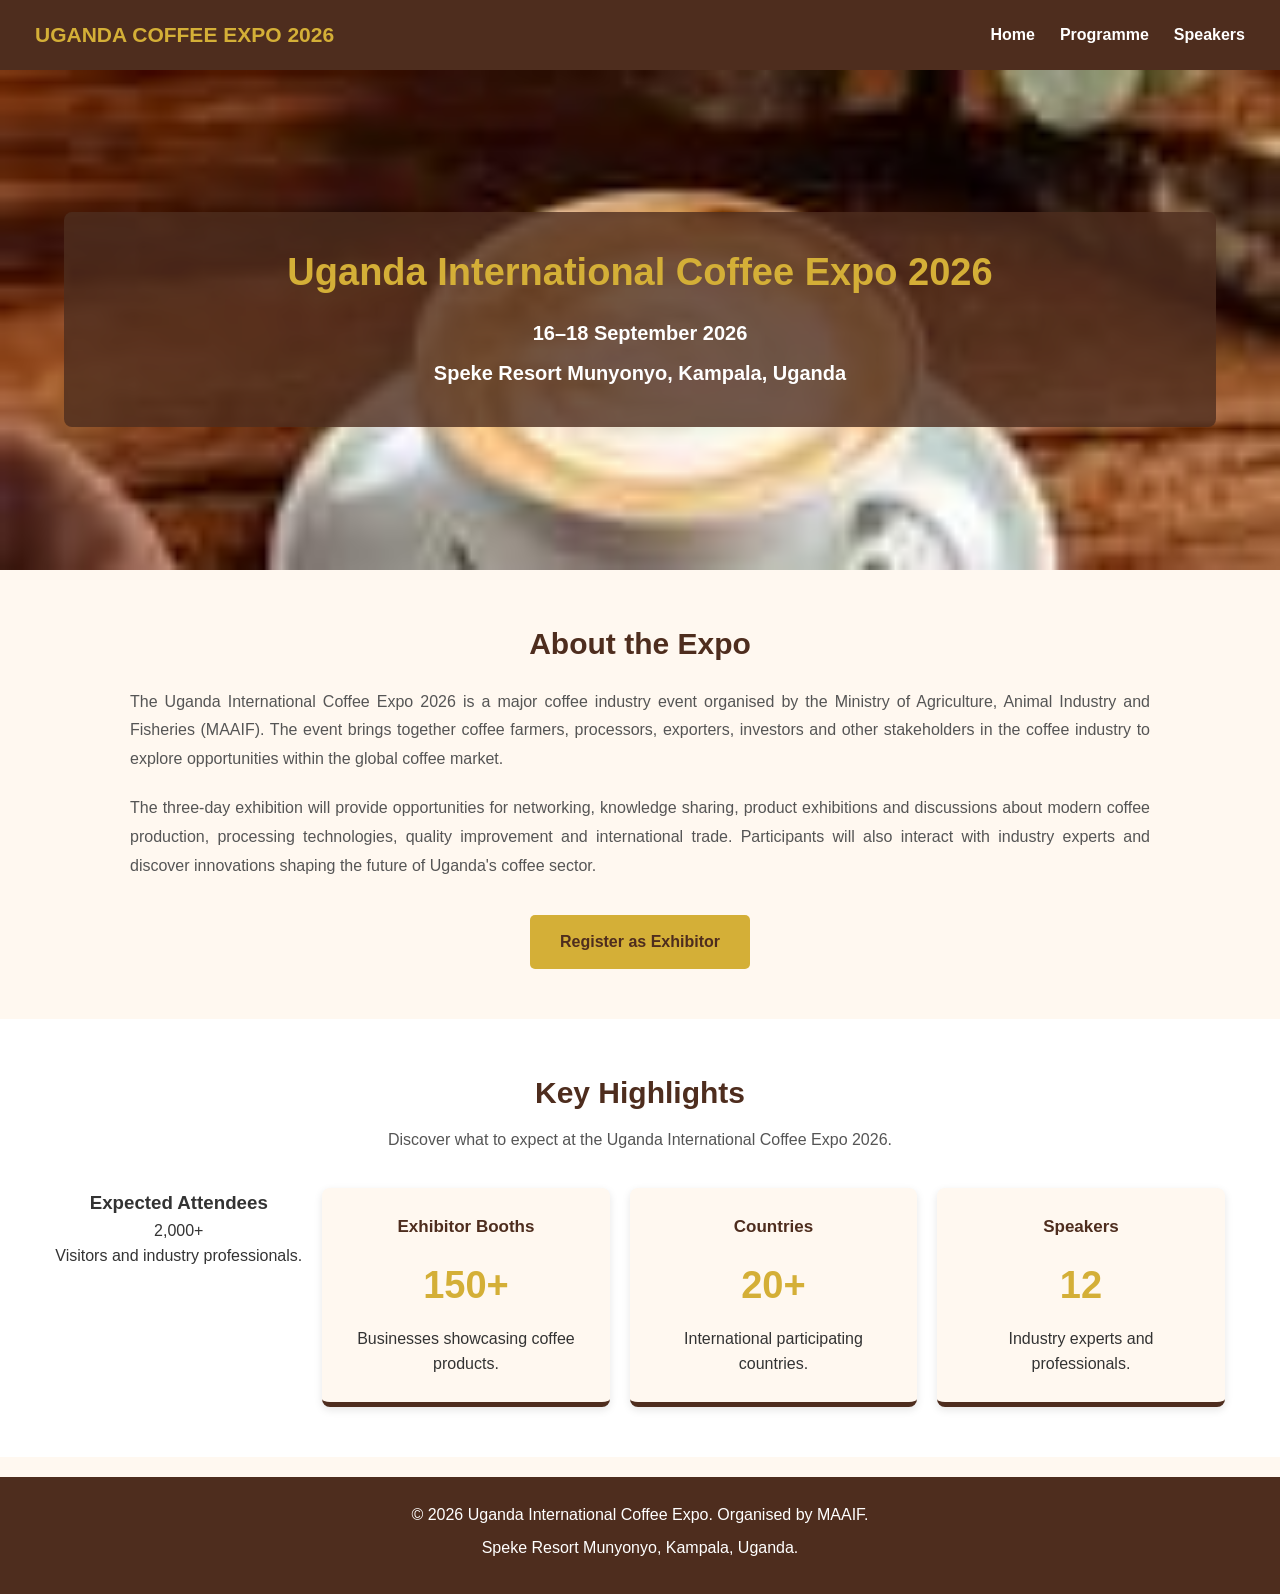
<file: index.html>
<!DOCTYPE html>
<html lang="en">

<head>
    <meta charset="UTF-8">
    <meta name="viewport" content="width=device-width, initial-scale=1.0">
    <title>Uganda International Coffee Expo 2026</title>

    <link rel="stylesheet" href="expo.css">
</head>
<body>
    <nav class="navbar">
        <div class="logo">UGANDA COFFEE EXPO 2026</div>
        <div class="nav-links">
            <a href="index.html">Home</a>
            <a href="programme.html">Programme</a>
            <a href="speakers.html">Speakers</a>
        </div>
    </nav>

    <header class="hero">
        <img src="expo-banner.jpg"
             alt="Uganda International Coffee Expo">
        <div class="hero-content">
            <h1>Uganda International Coffee Expo 2026</h1>
            <h2>16–18 September 2026</h2>
            <h2>Speke Resort Munyonyo, Kampala, Uganda</h2>
        </div>
    </header>
    <section class="overview">
        <h2>About the Expo</h2>
        <p>
            The Uganda International Coffee Expo 2026 is a major
            coffee industry event organised by the Ministry of
            Agriculture, Animal Industry and Fisheries (MAAIF).
            The event brings together coffee farmers, processors,
            exporters, investors and other stakeholders in the
            coffee industry to explore opportunities within the
            global coffee market.
        </p>
        <p>
            The three-day exhibition will provide opportunities
            for networking, knowledge sharing, product exhibitions
            and discussions about modern coffee production,
            processing technologies, quality improvement and
            international trade. Participants will also interact
            with industry experts and discover innovations shaping
            the future of Uganda's coffee sector.
        </p>
        <a href="exhibitors.html" class="register-button"> Register as Exhibitor</a>
    </section>

    <section class="highlights">
        <h2>Key Highlights</h2>
        <p class="section-intro">
            Discover what to expect at the Uganda International
            Coffee Expo 2026.
        </p>
        <div class="highlight-container">
            <div class="highlzght-card">
                <h3>Expected Attendees</h3>
                <span>2,000+</span>
                <p>Visitors and industry professionals.</p>
            </div>

            <div class="highlight-card">
                <h3>Exhibitor Booths</h3>
                <span>150+</span>
                <p>Businesses showcasing coffee products.</p>
            </div>

            <div class="highlight-card">
                <h3>Countries</h3>
                <span>20+</span>
                <p>International participating countries.</p>
            </div>

            <div class="highlight-card">
                <h3>Speakers</h3>
                <span>12</span>
                <p>Industry experts and professionals.</p>
            </div>
        </div>
    </section>

    <footer>
        <p>
            &copy; 2026 Uganda International Coffee Expo.
            Organised by MAAIF.
        </p>
        <p>Speke Resort Munyonyo, Kampala, Uganda.</p>
    </footer>
</body>
</html>
</file>
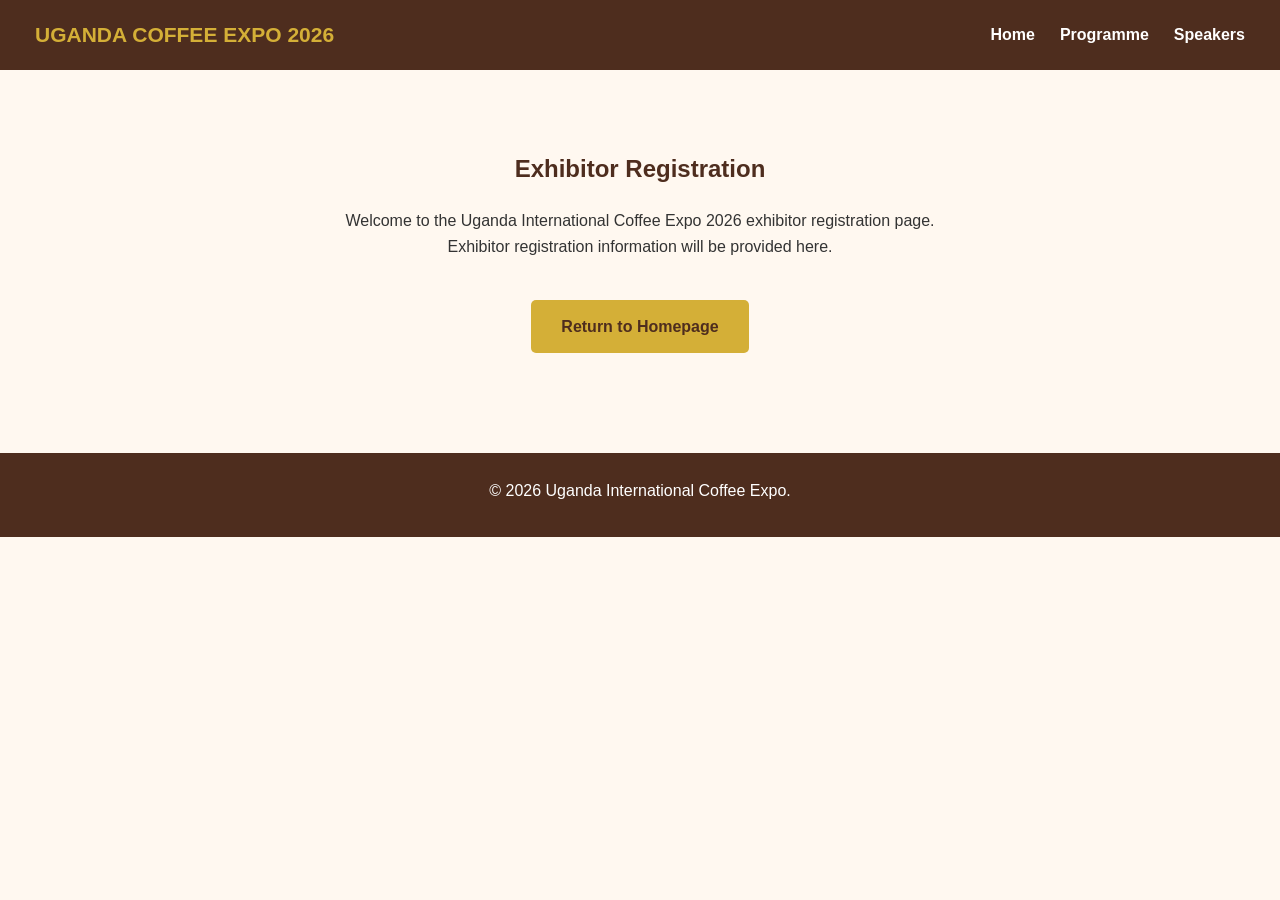
<file: exhibitors.html>
<!DOCTYPE html>
<html lang="en">

<head>
    <meta charset="UTF-8">
    <meta name="viewport" content="width=device-width, initial-scale=1.0">
    <title>Exhibitor Registration</title>
    <link rel="stylesheet" href="expo.css">
</head>
<body>
    <nav class="navbar">
        <div class="logo">UGANDA COFFEE EXPO 2026</div>
        <div class="nav-links">
            <a href="index.html">Home</a>
            <a href="programme.html">Programme</a>
            <a href="speakers.html">Speakers</a>
        </div>
    </nav>
    <section class="exhibitor-placeholder">
        <h1>Exhibitor Registration</h1>
        <p>
            Welcome to the Uganda International Coffee Expo 2026
            exhibitor registration page.
        </p>
        <p>
            Exhibitor registration information will be provided here.
        </p>
        <br>
        <a href="index.html" class="register-button">Return to Homepage </a>
    </section>
    <footer>
        <p>&copy; 2026 Uganda International Coffee Expo.</p>
    </footer>
</body>
</html>
</file>
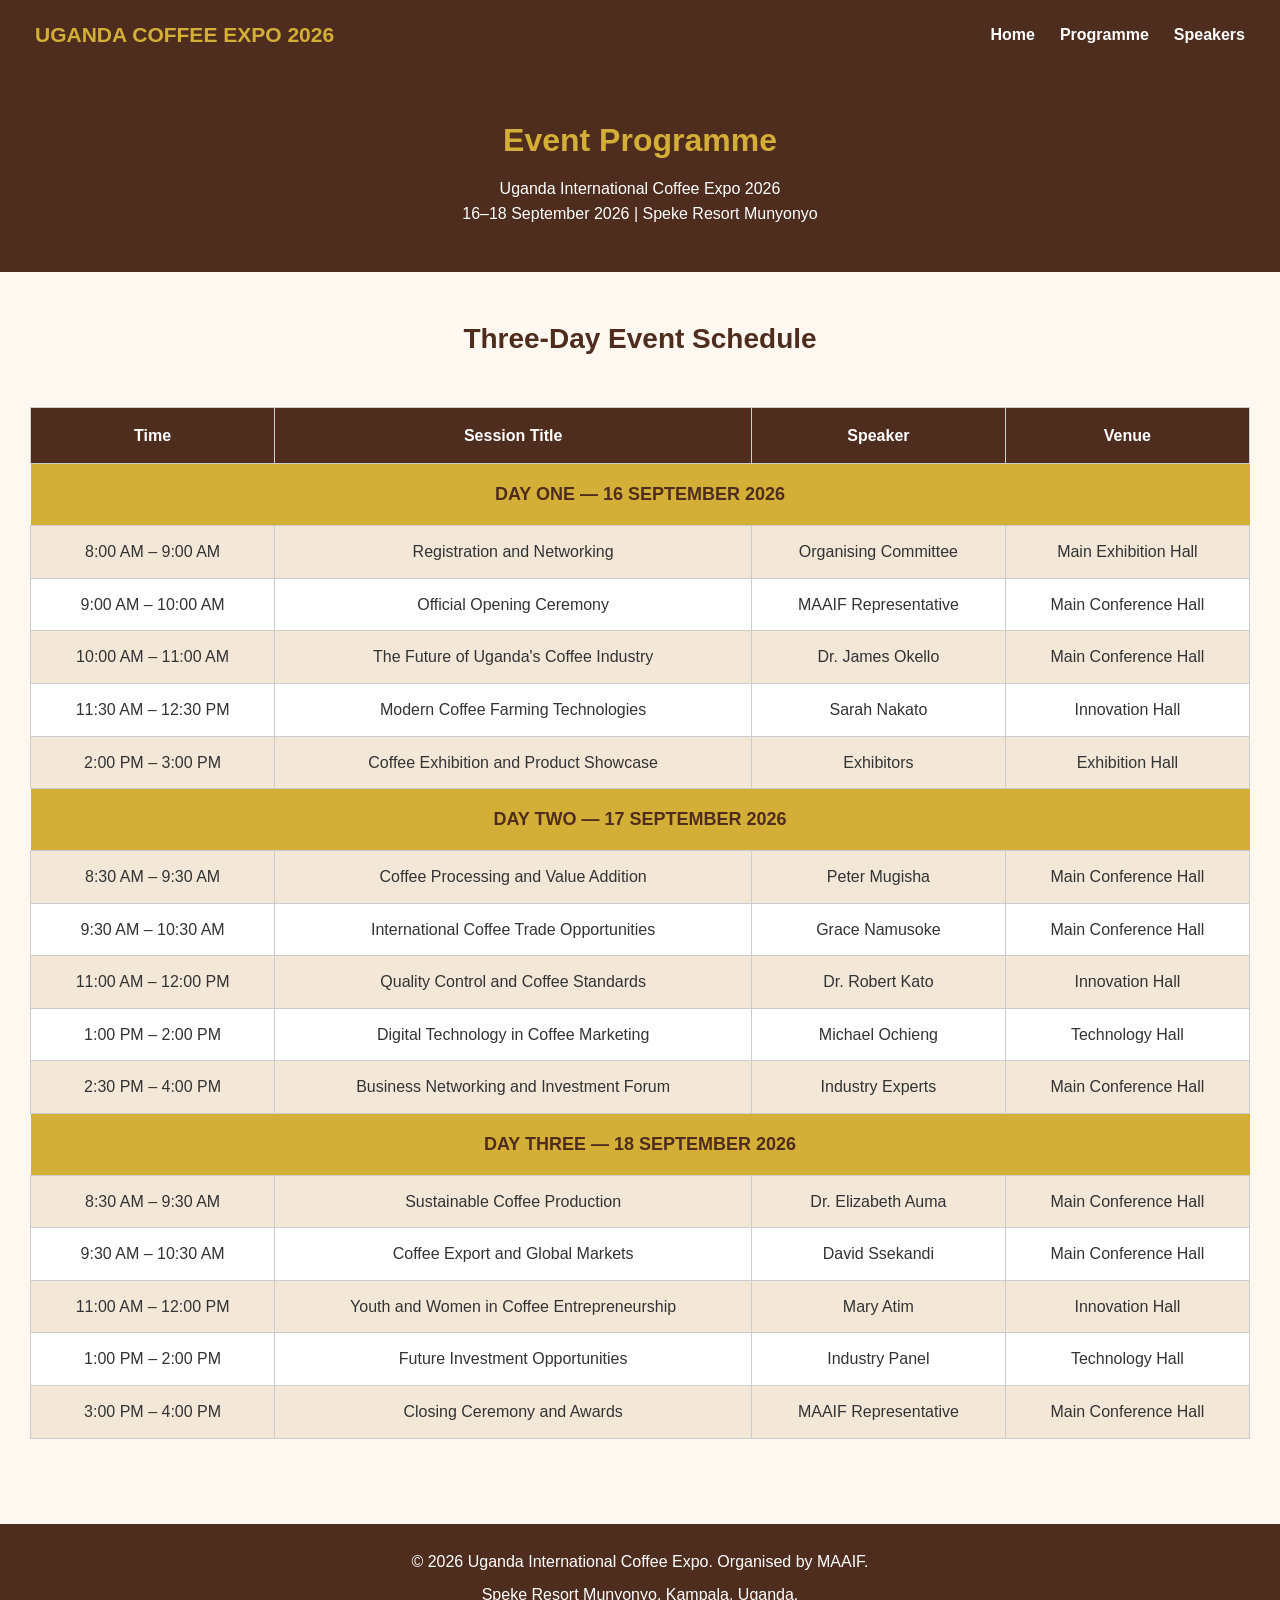
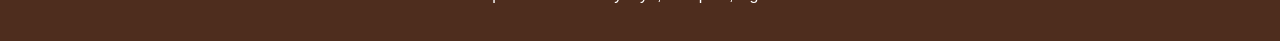
<file: programme.html>
<!DOCTYPE html>
<html lang="en">

<head>
    <meta charset="UTF-8">
    <meta name="viewport" content="width=device-width, initial-scale=1.0">
    <title>Expo Programme - Uganda Coffee Expo 2026</title>

    <link rel="stylesheet" href="expo.css">
</head>
<body>
    <nav class="navbar">
        <div class="logo"> UGANDA COFFEE EXPO 2026</div>
        <div class="nav-links">
            <a href="index.html">Home</a>
            <a href="programme.html">Programme</a>
            <a href="speakers.html">Speakers</a>
        </div>
    </nav>

    <header class="page-header">
        <h1>Event Programme</h1>
        <p>
            Uganda International Coffee Expo 2026
        </p>
        <p>
            16–18 September 2026 | Speke Resort Munyonyo
        </p>
    </header>

    <section class="programme-section">
        <h2>Three-Day Event Schedule</h2>
        <div class="table-container">
            <table class="expo-table">
                <thead>
                    <tr>
                        <th>Time</th>
                        <th>Session Title</th>
                        <th>Speaker</th>
                        <th>Venue</th>
                    </tr>
                </thead>
                <tbody>

                    <tr class="day-header">
                        <th colspan="4">
                            DAY ONE — 16 SEPTEMBER 2026
                        </th>
                    </tr>
                    <tr>
                        <td>8:00 AM – 9:00 AM</td>
                        <td>Registration and Networking</td>
                        <td>Organising Committee</td>
                        <td>Main Exhibition Hall</td>
                    </tr>
                    <tr>
                        <td>9:00 AM – 10:00 AM</td>
                        <td>Official Opening Ceremony</td>
                        <td>MAAIF Representative</td>
                        <td>Main Conference Hall</td>
                    </tr>
                    <tr>
                        <td>10:00 AM – 11:00 AM</td>
                        <td>The Future of Uganda's Coffee Industry</td>
                        <td>Dr. James Okello</td>
                        <td>Main Conference Hall</td>
                    </tr>
                    <tr>
                        <td>11:30 AM – 12:30 PM</td>
                        <td>Modern Coffee Farming Technologies</td>
                        <td>Sarah Nakato</td>
                        <td>Innovation Hall</td>
                    </tr>
                    <tr>
                        <td>2:00 PM – 3:00 PM</td>
                        <td>Coffee Exhibition and Product Showcase</td>
                        <td>Exhibitors</td>
                        <td>Exhibition Hall</td>
                    </tr>
                    <tr class="day-header">
                        <th colspan="4">DAY TWO — 17 SEPTEMBER 2026 </th>
                    </tr>
                    <tr>
                        <td>8:30 AM – 9:30 AM</td>
                        <td>Coffee Processing and Value Addition</td>
                        <td>Peter Mugisha</td>
                        <td>Main Conference Hall</td>
                    </tr>
                    <tr>
                        <td>9:30 AM – 10:30 AM</td>
                        <td>International Coffee Trade Opportunities</td>
                        <td>Grace Namusoke</td>
                        <td>Main Conference Hall</td>
                    </tr>
                    <tr>
                        <td>11:00 AM – 12:00 PM</td>
                        <td>Quality Control and Coffee Standards</td>
                        <td>Dr. Robert Kato</td>
                        <td>Innovation Hall</td>
                    </tr>
                    <tr>
                        <td>1:00 PM – 2:00 PM</td>
                        <td>Digital Technology in Coffee Marketing</td>
                        <td>Michael Ochieng</td>
                        <td>Technology Hall</td>
                    </tr>
                    <tr>
                        <td>2:30 PM – 4:00 PM</td>
                        <td>Business Networking and Investment Forum</td>
                        <td>Industry Experts</td>
                        <td>Main Conference Hall</td>
                    </tr>
                    <tr class="day-header">
                        <th colspan="4"> DAY THREE — 18 SEPTEMBER 2026</th>
                    </tr>
                    <tr>
                        <td>8:30 AM – 9:30 AM</td>
                        <td>Sustainable Coffee Production</td>
                        <td>Dr. Elizabeth Auma</td>
                        <td>Main Conference Hall</td>
                    </tr>
                    <tr>
                        <td>9:30 AM – 10:30 AM</td>
                        <td>Coffee Export and Global Markets</td>
                        <td>David Ssekandi</td>
                        <td>Main Conference Hall</td>
                    </tr>
                    <tr>
                        <td>11:00 AM – 12:00 PM</td>
                        <td>Youth and Women in Coffee Entrepreneurship</td>
                        <td>Mary Atim</td>
                        <td>Innovation Hall</td>
                    </tr>
                    <tr>
                        <td>1:00 PM – 2:00 PM</td>
                        <td>Future Investment Opportunities</td>
                        <td>Industry Panel</td>
                        <td>Technology Hall</td>
                    </tr>
                    <tr>
                        <td>3:00 PM – 4:00 PM</td>
                        <td>Closing Ceremony and Awards</td>
                        <td>MAAIF Representative</td>
                        <td>Main Conference Hall</td>
                    </tr>
                </tbody>
            </table>
        </div>
    </section>

    <footer>
        <p>
            &copy; 2026 Uganda International Coffee Expo.
            Organised by MAAIF.
        </p>
        <p>Speke Resort Munyonyo, Kampala, Uganda.</p>
    </footer>
</body>
</html>
</file>
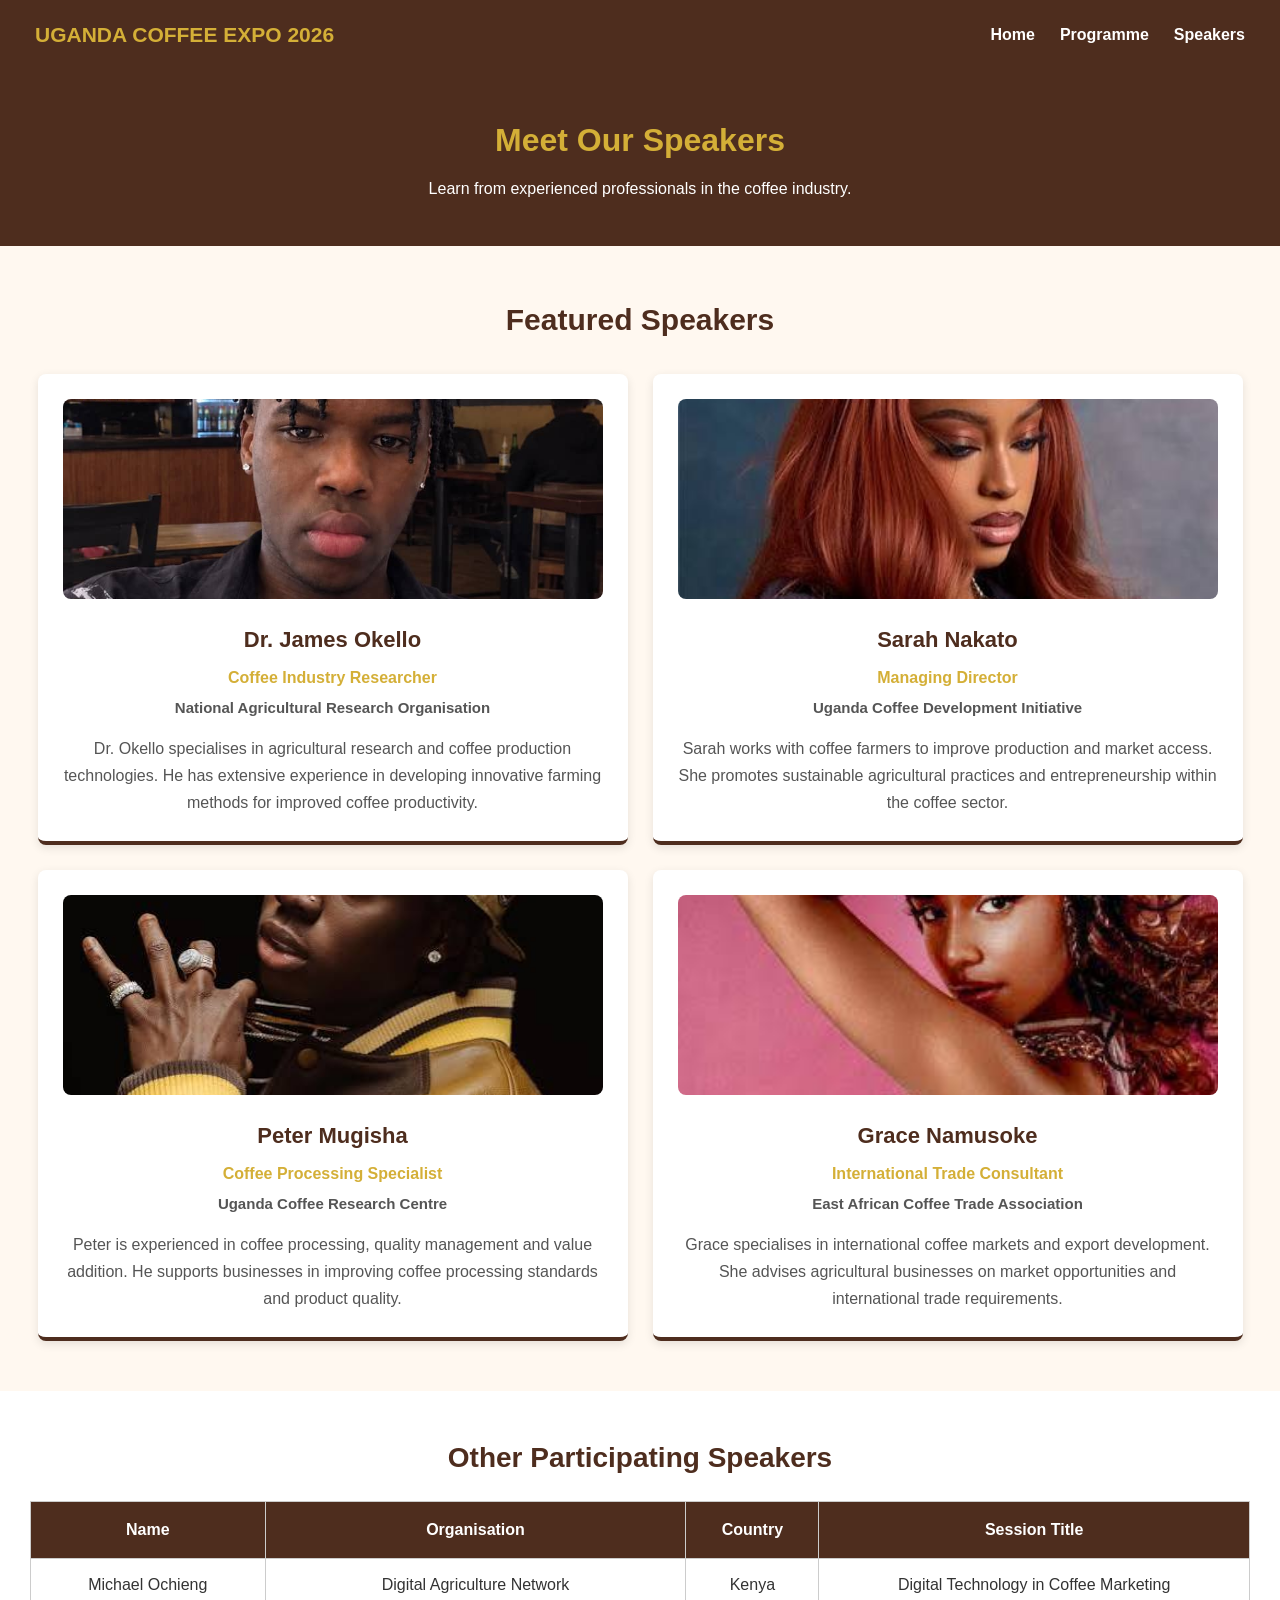
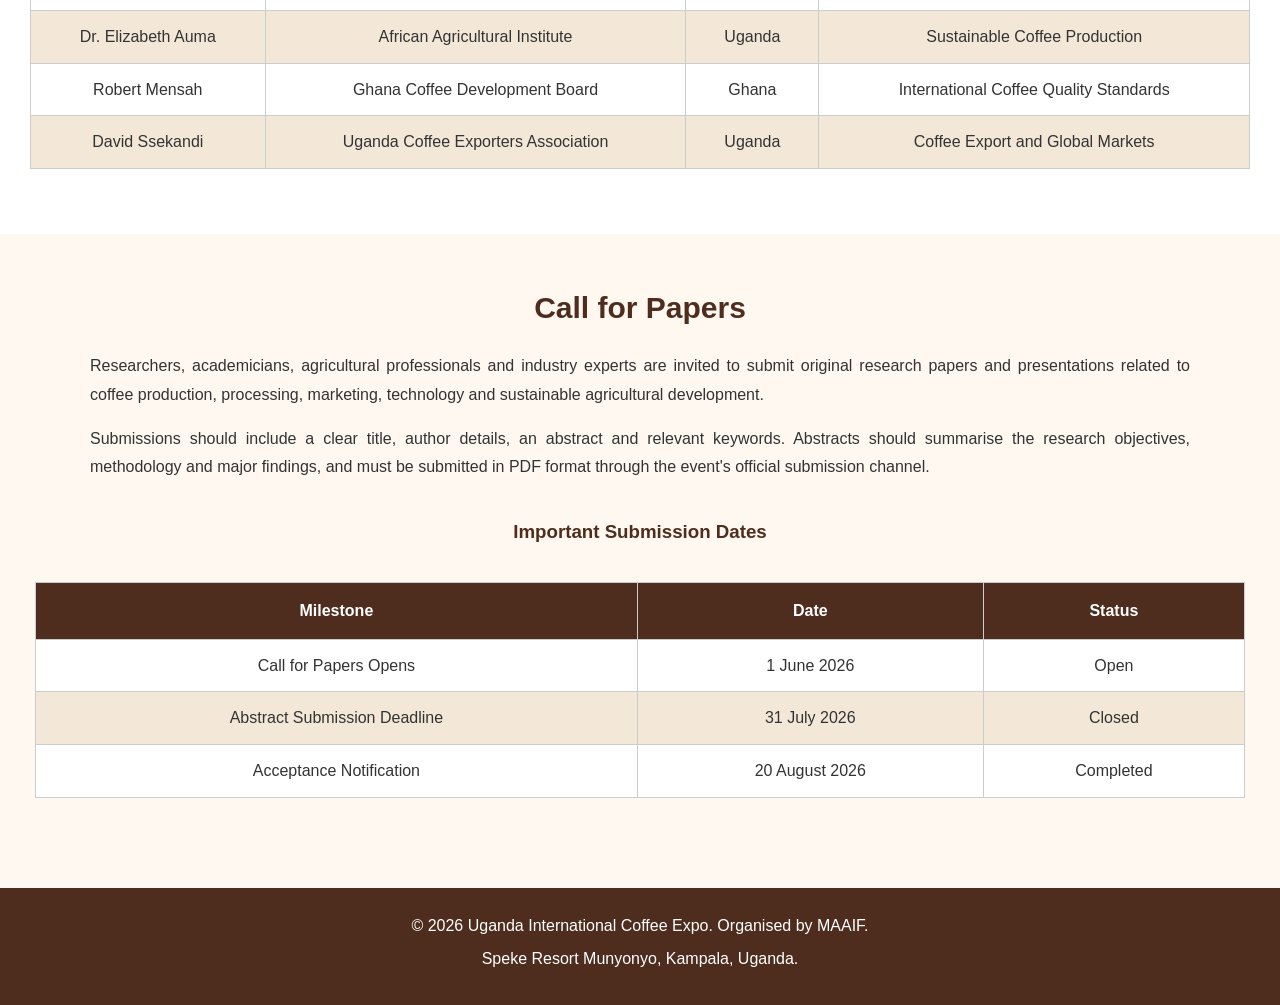
<file: speakers.html>
<!DOCTYPE html>
<html lang="en">

<head>
    <meta charset="UTF-8">
    <meta name="viewport" content="width=device-width, initial-scale=1.0">
    <title>Speakers - Uganda Coffee Expo 2026</title>

    <link rel="stylesheet" href="expo.css">
</head>
<body>
    <nav class="navbar">
        <div class="logo">UGANDA COFFEE EXPO 2026</div>
        <div class="nav-links">
            <a href="index.html">Home</a>
            <a href="programme.html">Programme</a>
            <a href="speakers.html">Speakers</a>
        </div>
    </nav>
    <header class="page-header">
        <h1>Meet Our Speakers</h1>
        <p>
            Learn from experienced professionals in the coffee industry.
        </p>
    </header>
    <section class="speakers-section">
        <h2>Featured Speakers</h2>
        <div class="speaker-container">
            <div class="speaker-card">
                <img src="speaker1.jpeg" alt="Dr. James Okello">
                <h3>Dr. James Okello</h3>
                <h4>Coffee Industry Researcher</h4>
                <h5>National Agricultural Research Organisation</h5>
                <p>
                    Dr. Okello specialises in agricultural research
                    and coffee production technologies. He has
                    extensive experience in developing innovative
                    farming methods for improved coffee productivity.
                </p>
            </div>

            <div class="speaker-card">
                <img src="speaker2.jpg" alt="Sarah Nakato">
                <h3>Sarah Nakato</h3>
                <h4>Managing Director</h4>
                <h5>Uganda Coffee Development Initiative</h5>
                <p>
                    Sarah works with coffee farmers to improve
                    production and market access. She promotes
                    sustainable agricultural practices and
                    entrepreneurship within the coffee sector.
                </p>
            </div>

            <div class="speaker-card">
                <img src="speaker3.jpg"  alt="Peter Mugisha">
                <h3>Peter Mugisha</h3>
                <h4>Coffee Processing Specialist</h4>
                <h5>Uganda Coffee Research Centre</h5>
                <p>
                    Peter is experienced in coffee processing,
                    quality management and value addition. He
                    supports businesses in improving coffee
                    processing standards and product quality.
                </p>
            </div>

            <div class="speaker-card">
                <img src="speaker4.jpg" alt="Grace Namusoke">
                <h3>Grace Namusoke</h3>
                <h4>International Trade Consultant</h4>
                <h5>East African Coffee Trade Association</h5>
                <p>
                    Grace specialises in international coffee
                    markets and export development. She advises
                    agricultural businesses on market opportunities
                    and international trade requirements.
                </p>
            </div>
        </div>
    </section>

    <section class="additional-speakers">
        <h2>Other Participating Speakers</h2>
        <div class="table-container">
            <table class="expo-table">
                <thead>
                    <tr>
                        <th>Name</th>
                        <th>Organisation</th>
                        <th>Country</th>
                        <th>Session Title</th>
                    </tr>
                </thead>
                <tbody>
                    <tr>
                        <td>Michael Ochieng</td>
                        <td>Digital Agriculture Network</td>
                        <td>Kenya</td>
                        <td>Digital Technology in Coffee Marketing</td>
                    </tr>
                    <tr>
                        <td>Dr. Elizabeth Auma</td>
                        <td>African Agricultural Institute</td>
                        <td>Uganda</td>
                        <td>Sustainable Coffee Production</td>
                    </tr>
                    <tr>
                        <td>Robert Mensah</td>
                        <td>Ghana Coffee Development Board</td>
                        <td>Ghana</td>
                        <td>International Coffee Quality Standards</td>
                    </tr>
                    <tr>
                        <td>David Ssekandi</td>
                        <td>Uganda Coffee Exporters Association</td>
                        <td>Uganda</td>
                        <td>Coffee Export and Global Markets</td>
                    </tr>
                </tbody>
            </table>
        </div>
    </section>

    <section class="papers-section">
        <h2>Call for Papers</h2>
        <p>
            Researchers, academicians, agricultural professionals
            and industry experts are invited to submit original
            research papers and presentations related to coffee
            production, processing, marketing, technology and
            sustainable agricultural development.
        </p>
        <p>
            Submissions should include a clear title, author details,
            an abstract and relevant keywords. Abstracts should
            summarise the research objectives, methodology and
            major findings, and must be submitted in PDF format
            through the event's official submission channel.
        </p>
        <h3>Important Submission Dates</h3>

        <div class="table-container">
            <table class="expo-table">
                <thead>
                    <tr>
                        <th>Milestone</th>
                        <th>Date</th>
                        <th>Status</th>
                    </tr>
                </thead>

                <tbody>
                    <tr>
                        <td>Call for Papers Opens</td>
                        <td>1 June 2026</td>
                        <td>Open</td>
                    </tr>

                    <tr>
                        <td>Abstract Submission Deadline</td>
                        <td>31 July 2026</td>
                        <td>Closed</td>
                    </tr>

                    <tr>
                        <td>Acceptance Notification</td>
                        <td>20 August 2026</td>
                        <td>Completed</td>
                    </tr>
                </tbody>
            </table>
        </div>
    </section>

    <footer>
        <p>
            &copy; 2026 Uganda International Coffee Expo.
            Organised by MAAIF.
        </p>
        <p>Speke Resort Munyonyo, Kampala, Uganda.</p>
    </footer>
</body>
</html>
</file>
<file: expo.css>
* {
    margin: 0;
    padding: 0;
    box-sizing: border-box;
}
body {
    font-family: Arial, sans-serif;
    background-color: #FFF8F0;
    color: #333333;
    line-height: 1.6;
}
.navbar {
    background-color: #4E2D1E;
    display: flex;
    justify-content: space-between;
    align-items: center;
    padding: 18px 35px;
    position: sticky;
    top: 0;
    z-index: 1000;
}
.logo {
    color: #D4AF37;
    font-size: 21px;
    font-weight: bold;
}
.nav-links {
    display: flex;
    gap: 25px;
}
.nav-links a {
    color: white;
    text-decoration: none;
    font-weight: bold;
}
.nav-links a:hover {
    color: #D4AF37;
}
.hero {
    position: relative;
    width: 100%;
    height: 500px;
    overflow: hidden;
}
.hero img {
    width: 100%;
    height: 500px;
    object-fit: cover;
    display: block;
}
.hero-content {
    position: absolute;
    top: 50%;
    left: 50%;
    transform: translate(-50%, -50%);
    width: 90%;
    text-align: center;
    background-color: rgba(78, 45, 30, 0.8);
    color: white;
    padding: 30px;
    border-radius: 8px;
}
.hero-content h1 {
    font-size: 38px;
    color: #D4AF37;
    margin-bottom: 15px;
}
.hero-content h2 {
    font-size: 20px;
    margin-bottom: 8px;
}
.overview {
    padding: 50px 40px;
    text-align: center;
    max-width: 1100px;
    margin: auto;
}
.overview h2 {
    color: #4E2D1E;
    font-size: 30px;
    margin-bottom: 20px;
}
.overview p {
    margin-bottom: 20px;
    line-height: 1.8;
    color: #555555;
    text-align: justify;
}
.register-button {
    display: inline-block;
    background-color: #D4AF37;
    color: #4E2D1E;
    text-decoration: none;
    padding: 14px 30px;
    border-radius: 5px;
    font-weight: bold;
    margin-top: 15px;
}
.register-button:hover {
    background-color: #4E2D1E;
    color: white;
}
.highlights {
    padding: 50px 35px;
    text-align: center;
    background-color: white;
}
.highlights h2 {
    color: #4E2D1E;
    font-size: 30px;
    margin-bottom: 10px;
}
.section-intro {
    margin-bottom: 35px;
    color: #555555;
}
.highlight-container {
    display: flex;
    flex-wrap: wrap;
    justify-content: center;
    gap: 20px;
}
.highlight-card {
    background-color: #FFF8F0;
    padding: 25px;
    width: calc(25% - 15px);
    min-width: 200px;
    border-radius: 8px;
    border-bottom: 5px solid #4E2D1E;
    box-shadow: 0 3px 8px rgba(0, 0, 0, 0.1);
}
.highlight-card h3 {
    color: #4E2D1E;
    margin-bottom: 15px;
    font-size: 17px;
}
.highlight-card span {
    display: block;
    color: #D4AF37;
    font-size: 38px;
    font-weight: bold;
    margin-bottom: 10px;
}
.page-header {
    background-color: #4E2D1E;
    color: white;
    text-align: center;
    padding: 45px 20px;
}
.page-header h1 {
    color: #D4AF37;
    font-size: 32px;
    margin-bottom: 10px;
}
.programme-section {
    padding: 45px 30px;
    text-align: center;
}
.programme-section h2 {
    color: #4E2D1E;
    margin-bottom: 25px;
    font-size: 28px;
}
.table-container {
    width: 100%;
    overflow-x: auto;
}
.expo-table {
    width: 100%;
    border-collapse: collapse;
    background-color: white;
    margin: 20px auto;
}
.expo-table thead th {
    background-color: #4E2D1E;
    color: white;
    padding: 15px;
    border: 1px solid #cccccc;
}
.expo-table td {
    padding: 13px;
    border: 1px solid #cccccc;
    text-align: center;
}
.expo-table tbody tr:nth-child(even) {
    background-color: #F3E8D8;
}
.expo-table tbody tr:hover {
    background-color: #E8D5B7;
}
.expo-table .day-header th {
    background-color: #D4AF37;
    color: #4E2D1E;
    padding: 16px;
    font-size: 18px;
}
.speakers-section {
    padding: 50px 35px;
    text-align: center;
}
.speakers-section h2 {
    color: #4E2D1E;
    font-size: 30px;
    margin-bottom: 30px;
}
.speaker-container {
    display: flex;
    flex-wrap: wrap;
    justify-content: center;
    gap: 25px;
}
.speaker-card {
    width: calc(50% - 15px);
    background-color: white;
    padding: 25px;
    border-radius: 8px;
    box-shadow: 0 3px 10px rgba(0, 0, 0, 0.1);
    border-bottom: 4px solid #4E2D1E;
}
.speaker-card img {
    width: 100%;
    height: 200px;
    object-fit: cover;
    border-radius: 8px;
    margin-bottom: 15px;
}
.speaker-card h3 {
    color: #4E2D1E;
    font-size: 22px;
    margin-bottom: 8px;
}
.speaker-card h4 {
    color: #D4AF37;
    margin-bottom: 5px;
}
.speaker-card h5 {
    color: #555555;
    font-size: 15px;
    margin-bottom: 15px;
}
.speaker-card p {
    color: #555555;
    line-height: 1.7;
}
.additional-speakers {
    padding: 45px 30px;
    text-align: center;
    background-color: white;
}

.additional-speakers h2 {
    color: #4E2D1E;
    font-size: 28px;
}
.papers-section {
    padding: 50px 35px;
    background-color: #FFF8F0;
}
.papers-section h2 {
    color: #4E2D1E;
    font-size: 30px;
    text-align: center;
    margin-bottom: 20px;
}
.papers-section p {
    max-width: 1100px;
    margin: 15px auto;
    line-height: 1.8;
    text-align: justify;
}
.papers-section h3 {
    color: #4E2D1E;
    text-align: center;
    margin-top: 35px;
    margin-bottom: 15px;
}
.exhibitor-placeholder {
    text-align: center;
    padding: 80px 20px;
}
.exhibitor-placeholder h1 {
    color: #4E2D1E;
    margin-bottom: 20px;
}
footer {
    background-color: #4E2D1E;
    color: white;
    text-align: center;
    padding: 25px;
    margin-top: 20px;
}
footer p {
    margin-bottom: 8px;
}
</file>
